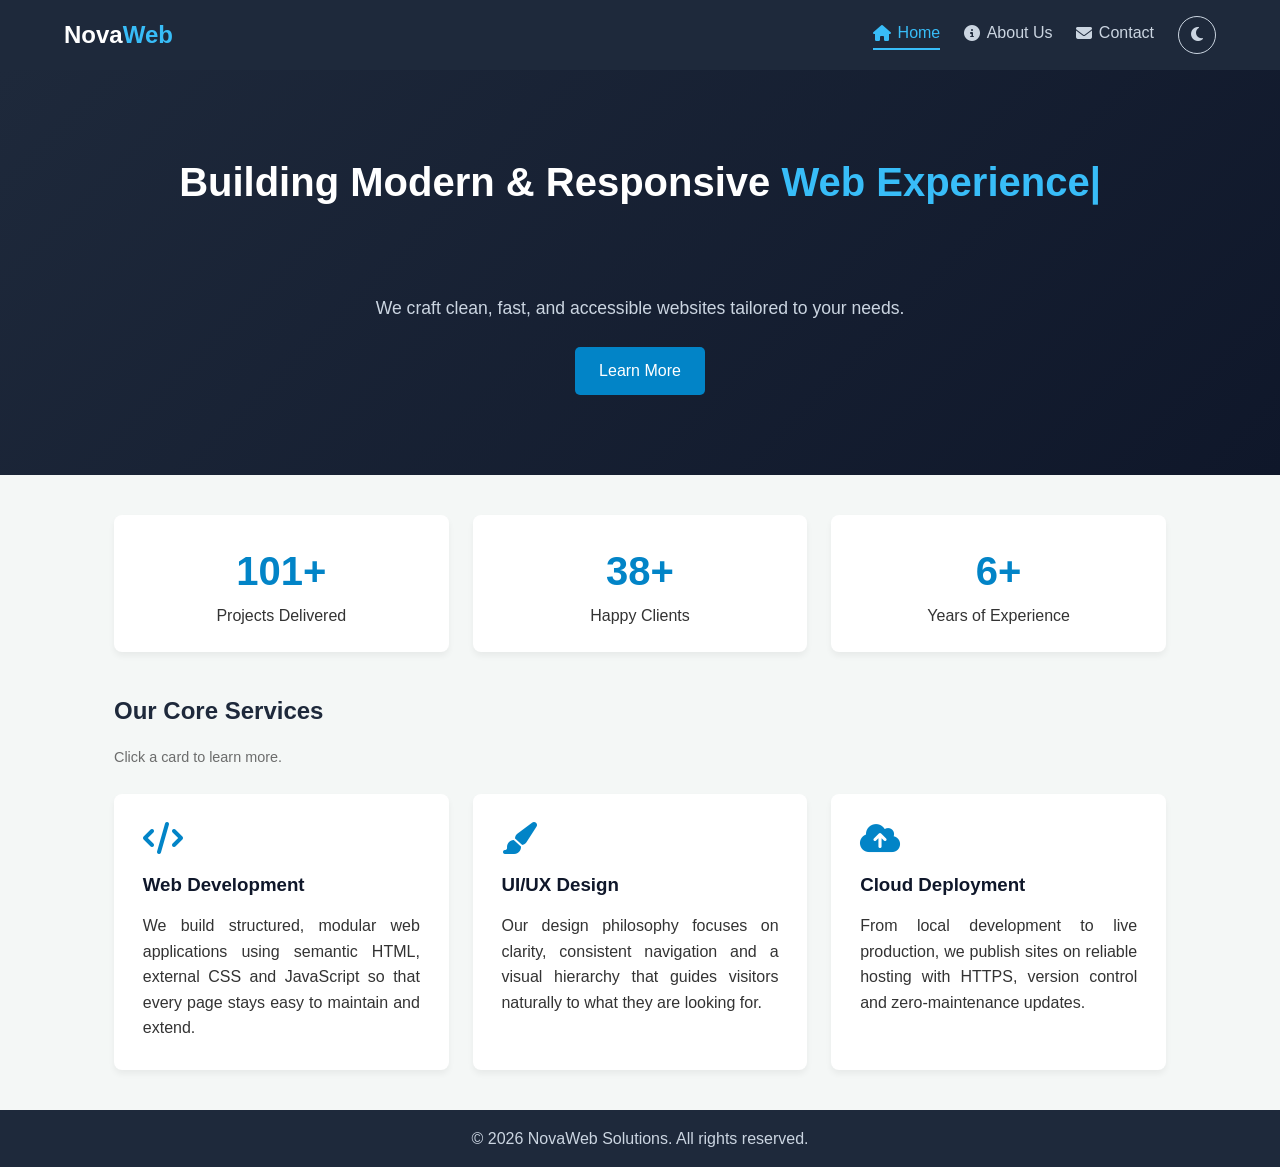
<file: index.html>
<!DOCTYPE html>
<html lang="en">
<head>
    <meta charset="UTF-8">
    <meta name="viewport" content="width=device-width, initial-scale=1.0">
    <title>NovaWeb | Home</title>
    <!-- Font Awesome for icons -->
    <link rel="stylesheet" href="https://cdnjs.cloudflare.com/ajax/libs/font-awesome/6.5.1/css/all.min.css">
    <link rel="stylesheet" href="style.css">
</head>
<body>
    <header>
        <nav class="navbar">
            <div class="logo">Nova<span>Web</span></div>
            <button id="menuToggle" class="icon-btn menu-toggle" aria-label="Toggle menu" aria-expanded="false">
                <i class="fas fa-bars"></i>
            </button>
            <ul class="nav-links" id="navLinks">
                <li><a href="index.html" class="active"><i class="fas fa-home"></i> Home</a></li>
                <li><a href="about.html"><i class="fas fa-info-circle"></i> About Us</a></li>
                <li><a href="contact.html"><i class="fas fa-envelope"></i> Contact</a></li>
                <li><button id="themeToggle" class="icon-btn" aria-label="Switch light/dark theme"><i class="fas fa-moon"></i></button></li>
            </ul>
        </nav>
    </header>
    <main>
        <section class="hero">
            <h1>Building Modern &amp; Responsive <span id="typed" data-words="Web Experiences,Landing Pages,Online Stores,Portfolios"></span><span class="cursor">|</span></h1>
            <p>We craft clean, fast, and accessible websites tailored to your needs.</p>
            <a href="about.html" class="btn">Learn More</a>
        </section>
        <section class="container">
            <div class="stats grid-container">
                <div class="stat reveal"><span class="stat-number" data-target="120">0</span><span class="stat-label">Projects Delivered</span></div>
                <div class="stat reveal"><span class="stat-number" data-target="45">0</span><span class="stat-label">Happy Clients</span></div>
                <div class="stat reveal"><span class="stat-number" data-target="8">0</span><span class="stat-label">Years of Experience</span></div>
            </div>
        </section>
        <section class="container">
            <h2>Our Core Services</h2>
            <p class="hint">Click a card to learn more.</p>
            <div class="grid-container">
                <div class="card reveal flip-card" tabindex="0">
                    <i class="fas fa-code card-icon"></i>
                    <h3>Web Development</h3>
                    <p class="justified-text">We build structured, modular web applications using semantic HTML, external CSS and JavaScript so that every page stays easy to maintain and extend.</p>
                    <p class="card-extra justified-text">Tech: HTML5, CSS3, Flexbox, Grid, vanilla JavaScript.</p>
                </div>
                <div class="card reveal flip-card" tabindex="0">
                    <i class="fas fa-paint-brush card-icon"></i>
                    <h3>UI/UX Design</h3>
                    <p class="justified-text">Our design philosophy focuses on clarity, consistent navigation and a visual hierarchy that guides visitors naturally to what they are looking for.</p>
                    <p class="card-extra justified-text">Includes wireframes, colour palettes, accessibility checks and responsive layouts.</p>
                </div>
                <div class="card reveal flip-card" tabindex="0">
                    <i class="fas fa-cloud-upload-alt card-icon"></i>
                    <h3>Cloud Deployment</h3>
                    <p class="justified-text">From local development to live production, we publish sites on reliable hosting with HTTPS, version control and zero-maintenance updates.</p>
                    <p class="card-extra justified-text">Hosting on GitHub Pages, Netlify or Cloudflare Pages with automatic updates.</p>
                </div>
            </div>
        </section>
    </main>
    <button id="backToTop" class="back-to-top" aria-label="Back to top"><i class="fas fa-arrow-up"></i></button>
    <footer>
        <p>&copy; 2026 NovaWeb Solutions. All rights reserved.</p>
    </footer>
    <script src="script.js"></script>
</body>
</html>
</file>
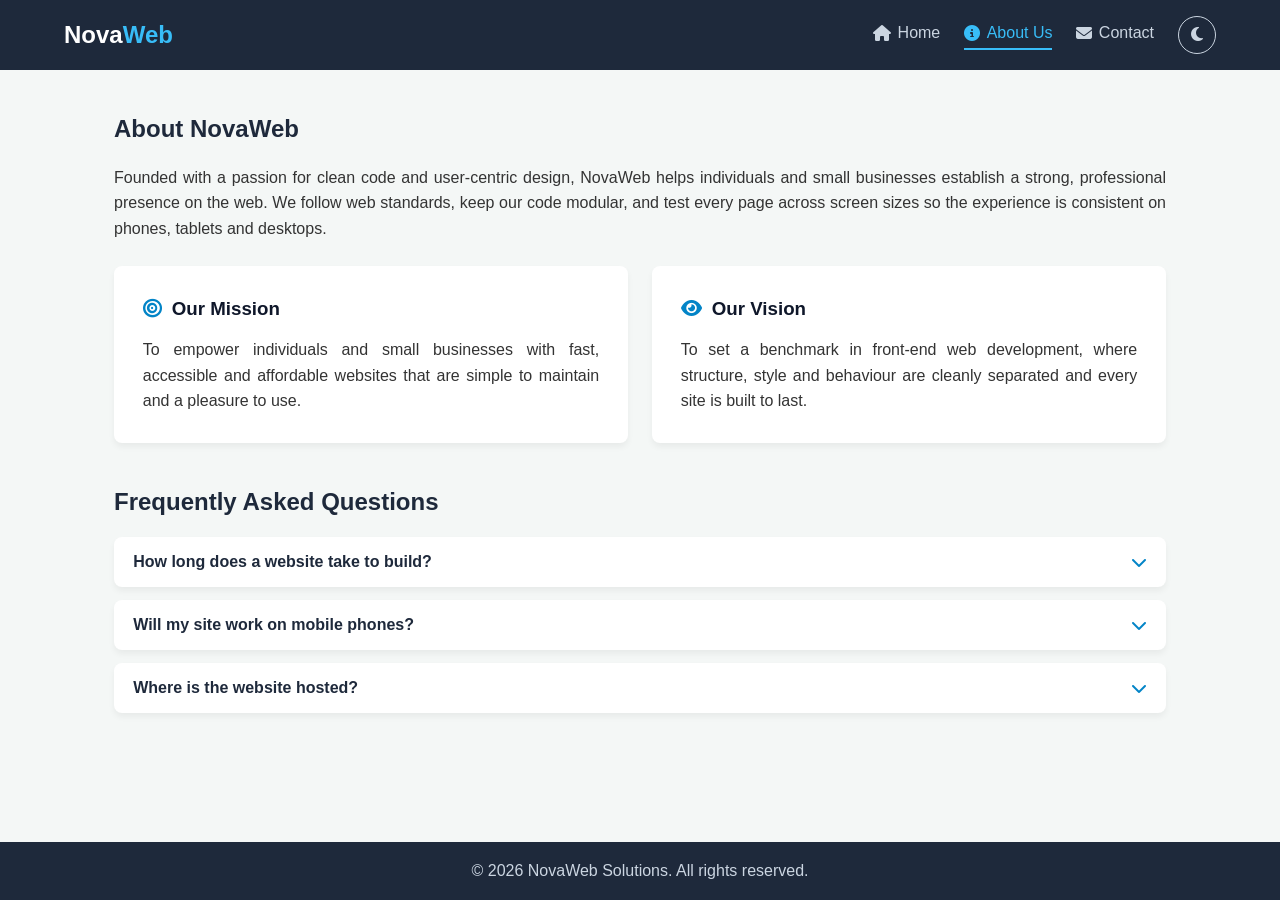
<file: about.html>
<!DOCTYPE html>
<html lang="en">
<head>
    <meta charset="UTF-8">
    <meta name="viewport" content="width=device-width, initial-scale=1.0">
    <title>NovaWeb | About Us</title>
    <!-- Font Awesome for icons -->
    <link rel="stylesheet" href="https://cdnjs.cloudflare.com/ajax/libs/font-awesome/6.5.1/css/all.min.css">
    <link rel="stylesheet" href="style.css">
</head>
<body>
    <header>
        <nav class="navbar">
            <div class="logo">Nova<span>Web</span></div>
            <button id="menuToggle" class="icon-btn menu-toggle" aria-label="Toggle menu" aria-expanded="false">
                <i class="fas fa-bars"></i>
            </button>
            <ul class="nav-links" id="navLinks">
                <li><a href="index.html"><i class="fas fa-home"></i> Home</a></li>
                <li><a href="about.html" class="active"><i class="fas fa-info-circle"></i> About Us</a></li>
                <li><a href="contact.html"><i class="fas fa-envelope"></i> Contact</a></li>
                <li><button id="themeToggle" class="icon-btn" aria-label="Switch light/dark theme"><i class="fas fa-moon"></i></button></li>
            </ul>
        </nav>
    </header>
    <main class="container">
        <section class="about-section">
            <h1>About NovaWeb</h1>
            <p class="justified-text">
                Founded with a passion for clean code and user-centric design, NovaWeb helps individuals and small businesses establish a strong, professional presence on the web. We follow web standards, keep our code modular, and test every page across screen sizes so the experience is consistent on phones, tablets and desktops.
            </p>
        </section>
        <section class="grid-container">
            <div class="card reveal">
                <h3><i class="fas fa-bullseye"></i> Our Mission</h3>
                <p class="justified-text">To empower individuals and small businesses with fast, accessible and affordable websites that are simple to maintain and a pleasure to use.</p>
            </div>
            <div class="card reveal">
                <h3><i class="fas fa-eye"></i> Our Vision</h3>
                <p class="justified-text">To set a benchmark in front-end web development, where structure, style and behaviour are cleanly separated and every site is built to last.</p>
            </div>
        </section>
        <section class="faq">
            <h2>Frequently Asked Questions</h2>
            <div class="faq-item">
                <button class="faq-question" aria-expanded="false">How long does a website take to build? <i class="fas fa-chevron-down"></i></button>
                <div class="faq-answer"><p class="justified-text">A simple multi-page site usually takes one to two weeks, depending on content and revisions.</p></div>
            </div>
            <div class="faq-item">
                <button class="faq-question" aria-expanded="false">Will my site work on mobile phones? <i class="fas fa-chevron-down"></i></button>
                <div class="faq-answer"><p class="justified-text">Yes. Every layout uses Flexbox and CSS Grid with media queries, so pages adapt to phones, tablets and desktops.</p></div>
            </div>
            <div class="faq-item">
                <button class="faq-question" aria-expanded="false">Where is the website hosted? <i class="fas fa-chevron-down"></i></button>
                <div class="faq-answer"><p class="justified-text">We publish static sites on free, reliable platforms such as GitHub Pages, with HTTPS included.</p></div>
            </div>
        </section>
    </main>
    <button id="backToTop" class="back-to-top" aria-label="Back to top"><i class="fas fa-arrow-up"></i></button>
    <footer>
        <p>&copy; 2026 NovaWeb Solutions. All rights reserved.</p>
    </footer>
    <script src="script.js"></script>
</body>
</html>
</file>
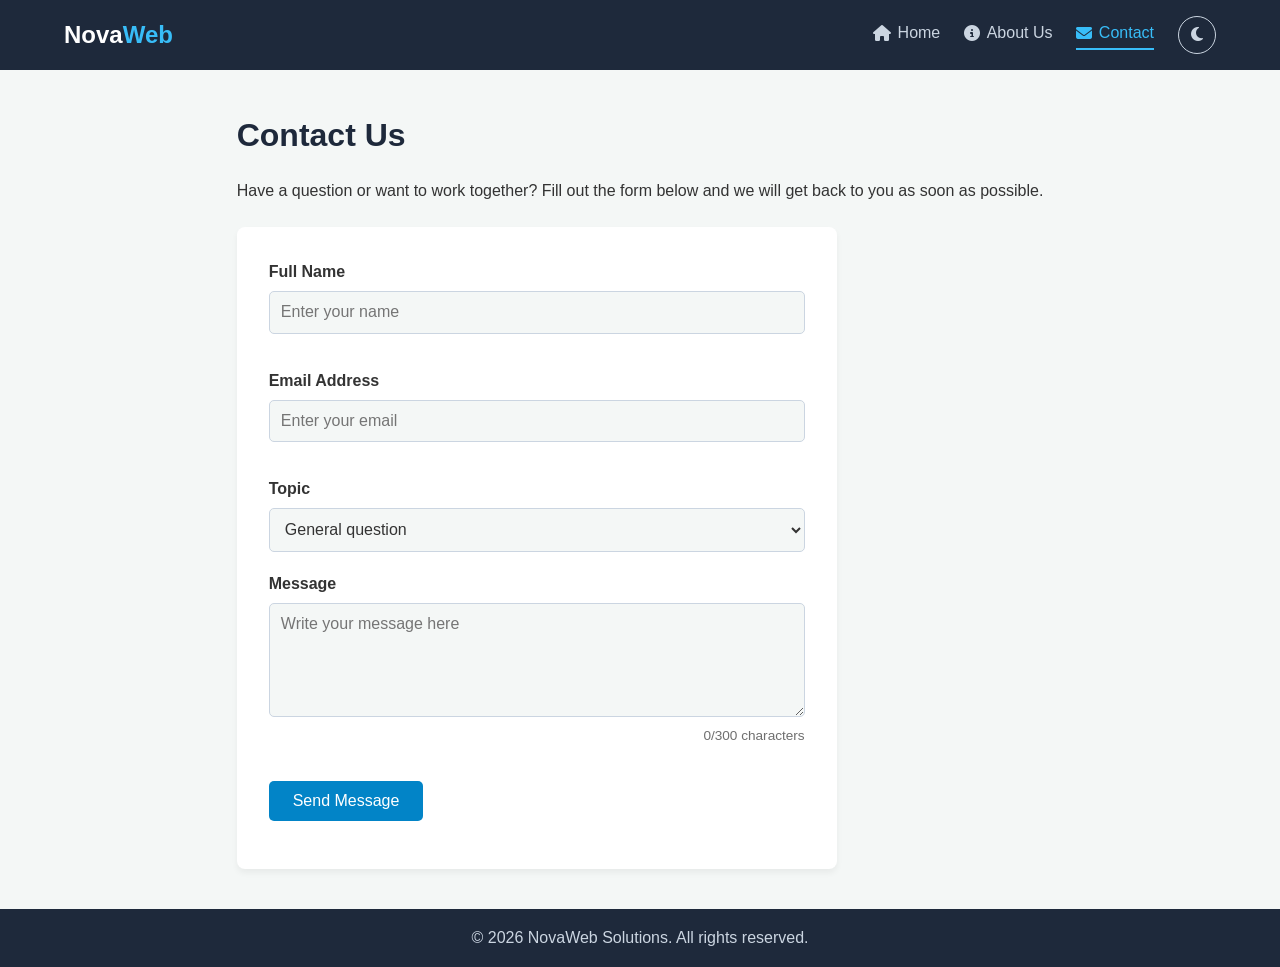
<file: contact.html>
<!DOCTYPE html>
<html lang="en">
<head>
    <meta charset="UTF-8">
    <meta name="viewport" content="width=device-width, initial-scale=1.0">
    <title>NovaWeb | Contact</title>
    <!-- Font Awesome for icons -->
    <link rel="stylesheet" href="https://cdnjs.cloudflare.com/ajax/libs/font-awesome/6.5.1/css/all.min.css">
    <link rel="stylesheet" href="style.css">
</head>
<body>
    <header>
        <nav class="navbar">
            <div class="logo">Nova<span>Web</span></div>
            <button id="menuToggle" class="icon-btn menu-toggle" aria-label="Toggle menu" aria-expanded="false">
                <i class="fas fa-bars"></i>
            </button>
            <ul class="nav-links" id="navLinks">
                <li><a href="index.html"><i class="fas fa-home"></i> Home</a></li>
                <li><a href="about.html"><i class="fas fa-info-circle"></i> About Us</a></li>
                <li><a href="contact.html" class="active"><i class="fas fa-envelope"></i> Contact</a></li>
                <li><button id="themeToggle" class="icon-btn" aria-label="Switch light/dark theme"><i class="fas fa-moon"></i></button></li>
            </ul>
        </nav>
    </header>
    <main class="container">
        <h1>Contact Us</h1>
        <p class="justified-text">Have a question or want to work together? Fill out the form below and we will get back to you as soon as possible.</p>
        <div class="contact-wrapper">
            <form id="contactForm" class="contact-form" novalidate>
                <div class="form-group">
                    <label for="name">Full Name</label>
                    <input type="text" id="name" placeholder="Enter your name" required>
                    <small class="error" id="nameError"></small>
                </div>
                <div class="form-group">
                    <label for="email">Email Address</label>
                    <input type="email" id="email" placeholder="Enter your email" required>
                    <small class="error" id="emailError"></small>
                </div>
                <div class="form-group">
                    <label for="subject">Topic</label>
                    <select id="subject">
                        <option value="general">General question</option>
                        <option value="quote">Request a quote</option>
                        <option value="support">Support</option>
                    </select>
                </div>
                <div class="form-group">
                    <label for="message">Message</label>
                    <textarea id="message" rows="5" maxlength="300" placeholder="Write your message here" required></textarea>
                    <small class="counter"><span id="charCount">0</span>/300 characters</small>
                    <small class="error" id="messageError"></small>
                </div>
                <button type="submit" class="btn">Send Message</button>
                <p id="formFeedback" class="feedback-msg" aria-live="polite"></p>
            </form>
        </div>
    </main>
    <button id="backToTop" class="back-to-top" aria-label="Back to top"><i class="fas fa-arrow-up"></i></button>
    <footer>
        <p>&copy; 2026 NovaWeb Solutions. All rights reserved.</p>
    </footer>
    <script src="script.js"></script>
</body>
</html>
</file>
<file: style.css>
/* ===== Theme variables (light default, dark via data-theme) ===== */
:root { --bg:#f4f7f6; --text:#333; --heading:#1e293b; --surface:#fff; --surface-title:#0f172a; --bar:#1e293b; --bar-text:#cbd5e1; --accent:#38bdf8; --accent-strong:#0284c7; --accent-hover:#0369a1; --border:#cbd5e1; --shadow:rgba(0,0,0,.05); --shadow-hover:rgba(0,0,0,.15); }
[data-theme="dark"] { --bg:#0b1220; --text:#e2e8f0; --heading:#f1f5f9; --surface:#1e293b; --surface-title:#f8fafc; --bar:#0f172a; --bar-text:#cbd5e1; --accent:#38bdf8; --accent-strong:#0ea5e9; --accent-hover:#38bdf8; --border:#475569; --shadow:rgba(0,0,0,.4); --shadow-hover:rgba(0,0,0,.6); }

/* Reset & Base */
* { margin:0; padding:0; box-sizing:border-box; font-family:'Segoe UI',Tahoma,Geneva,Verdana,sans-serif; }
html { scroll-behavior:smooth; }
body { display:flex; flex-direction:column; min-height:100vh; background-color:var(--bg); color:var(--text); line-height:1.6; transition:background-color .3s ease, color .3s ease; }

/* Navigation Bar */
.navbar { display:flex; justify-content:space-between; align-items:center; background-color:var(--bar); padding:1rem 5%; color:#fff; position:sticky; top:0; z-index:100; }
.logo { font-size:1.5rem; font-weight:bold; }
.logo span { color:var(--accent); }
.nav-links { list-style:none; display:flex; align-items:center; gap:1.5rem; }
.nav-links a { color:var(--bar-text); text-decoration:none; font-size:1rem; transition:color .3s ease; display:flex; align-items:center; gap:.4rem; padding-bottom:2px; border-bottom:2px solid transparent; }
.nav-links a:hover, .nav-links a.active { color:var(--accent); }
.nav-links a.active { border-bottom-color:var(--accent); }

/* Icon buttons (theme toggle, hamburger) */
.icon-btn { background:transparent; border:1px solid var(--bar-text); color:var(--bar-text); width:38px; height:38px; border-radius:50%; cursor:pointer; font-size:1rem; transition:color .3s ease, border-color .3s ease, transform .3s ease; }
.icon-btn:hover { color:var(--accent); border-color:var(--accent); transform:rotate(20deg); }
.menu-toggle { display:none; }

/* Main Content */
main { flex:1; }
.container { max-width:1100px; margin:2.5rem auto; padding:0 1.5rem; }
h1, h2 { color:var(--heading); margin-bottom:1rem; }
.hint { font-size:.9rem; opacity:.7; }
.justified-text { text-align:justify; margin-bottom:1.5rem; }

/* Hero Section */
.hero { background:linear-gradient(135deg,#1e293b,#0f172a); color:#fff; text-align:center; padding:5rem 1.5rem; }
.hero h1 { color:#fff; font-size:2.5rem; min-height:3.2em; }
#typed, .cursor { color:var(--accent); }
.cursor { animation:blink 1s steps(1) infinite; }
@keyframes blink { 50% { opacity:0; } }
.hero p { font-size:1.1rem; margin-bottom:1.5rem; color:#cbd5e1; }

/* Grid layout for cards */
.grid-container { display:grid; grid-template-columns:repeat(auto-fit,minmax(280px,1fr)); gap:1.5rem; margin-top:1.5rem; }
.card { background:var(--surface); padding:1.8rem; border-radius:8px; box-shadow:0 4px 6px var(--shadow); transition:transform .3s ease, box-shadow .3s ease, background-color .3s ease; }
.card:hover { transform:translateY(-6px); box-shadow:0 10px 20px var(--shadow-hover); }
.card-icon { font-size:2rem; color:var(--accent-strong); margin-bottom:1rem; }
.card h3 { margin-bottom:.8rem; color:var(--surface-title); }
.card h3 i { color:var(--accent-strong); margin-right:.3rem; }
.card .justified-text { margin-bottom:0; }

/* Clickable cards that reveal extra text */
.flip-card { cursor:pointer; }
.card-extra { max-height:0; overflow:hidden; opacity:0; margin-top:0; color:var(--accent-strong); font-weight:600; transition:max-height .4s ease, opacity .4s ease, margin-top .4s ease; }
.flip-card.open .card-extra { max-height:120px; opacity:1; margin-top:1rem; }

/* Statistics counters */
.stats .stat { background:var(--surface); border-radius:8px; box-shadow:0 4px 6px var(--shadow); text-align:center; padding:1.5rem; }
.stat-number { display:block; font-size:2.5rem; font-weight:bold; color:var(--accent-strong); }
.stat-number::after { content:"+"; }
.stat-label { color:var(--text); }

/* FAQ accordion */
.faq { margin-top:2.5rem; }
.faq-item { background:var(--surface); border-radius:8px; box-shadow:0 4px 6px var(--shadow); margin-bottom:.8rem; overflow:hidden; }
.faq-question { width:100%; display:flex; justify-content:space-between; align-items:center; background:none; border:none; color:var(--heading); font-size:1rem; font-weight:600; text-align:left; padding:1rem 1.2rem; cursor:pointer; }
.faq-question i { transition:transform .3s ease; color:var(--accent-strong); }
.faq-item.open .faq-question i { transform:rotate(180deg); }
.faq-answer { max-height:0; overflow:hidden; padding:0 1.2rem; transition:max-height .4s ease; }
.faq-item.open .faq-answer { max-height:200px; }
.faq-answer p { margin-bottom:1rem; }

/* Buttons */
.btn { display:inline-block; background-color:var(--accent-strong); color:#fff; padding:.7rem 1.5rem; border:none; border-radius:5px; text-decoration:none; font-size:1rem; cursor:pointer; transition:background-color .3s ease, transform .2s ease; }
.btn:hover { background-color:var(--accent-hover); transform:scale(1.05); }

/* Contact Form */
.contact-wrapper { background:var(--surface); padding:2rem; border-radius:8px; box-shadow:0 4px 6px var(--shadow); max-width:600px; }
.form-group { margin-bottom:1.2rem; }
.form-group label { display:block; margin-bottom:.4rem; font-weight:600; }
.form-group input, .form-group textarea, .form-group select { width:100%; padding:.7rem; border:1px solid var(--border); border-radius:5px; font-size:1rem; background:var(--bg); color:var(--text); }
.form-group input:focus, .form-group textarea:focus, .form-group select:focus { outline:2px solid var(--accent); border-color:transparent; }
.form-group input.invalid, .form-group textarea.invalid { border-color:#dc2626; }
.form-group input.valid, .form-group textarea.valid { border-color:#16a34a; }
.error { display:block; color:#dc2626; min-height:1.1em; font-size:.85rem; }
.counter { display:block; text-align:right; font-size:.85rem; opacity:.7; }
.feedback-msg { margin-top:1rem; font-weight:600; }
.feedback-msg.success { color:#16a34a; }
.feedback-msg.error { color:#dc2626; min-height:0; font-size:1rem; }

/* Back to top button */
.back-to-top { position:fixed; right:1.5rem; bottom:1.5rem; width:46px; height:46px; border:none; border-radius:50%; background:var(--accent-strong); color:#fff; font-size:1.1rem; cursor:pointer; opacity:0; pointer-events:none; transform:translateY(20px); transition:opacity .3s ease, transform .3s ease; z-index:90; }
.back-to-top.show { opacity:1; pointer-events:auto; transform:translateY(0); }

/* Scroll reveal animation */
.reveal { opacity:0; transform:translateY(30px); transition:opacity .6s ease, transform .6s ease, box-shadow .3s ease; }
.reveal.visible { opacity:1; transform:translateY(0); }

/* Footer */
footer { background-color:var(--bar); color:var(--bar-text); text-align:center; padding:1rem; margin-top:auto; }

/* Responsive Navigation */
@media (max-width:600px) {
    .navbar { flex-wrap:wrap; }
    .menu-toggle { display:block; }
    .nav-links { display:none; flex-direction:column; align-items:flex-start; width:100%; gap:1rem; padding-top:1rem; }
    .nav-links.open { display:flex; }
    .hero h1 { font-size:1.8rem; }
}

/* Respect users who prefer less motion */
@media (prefers-reduced-motion:reduce) {
    * { animation:none !important; transition:none !important; }
    .reveal { opacity:1; transform:none; }
}
</file>
